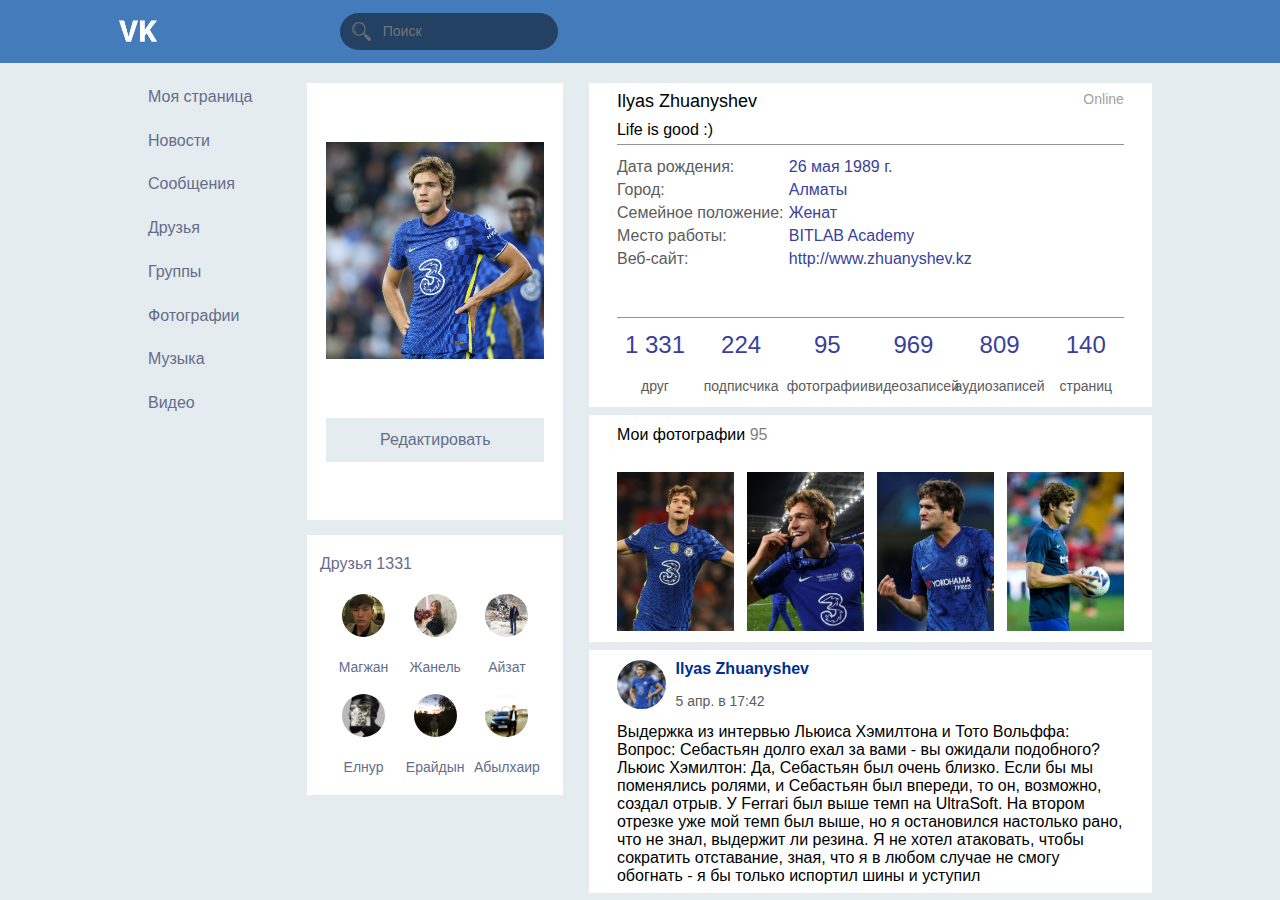
<file: SprintTask2/index.html>
<!DOCTYPE html>
<html>
<head>
	<meta charset="utf-8">
	<link rel="stylesheet" type="text/css" href="style.css">
	<title>Ilyas Zhuanyshev</title>
</head>
<body>
	<header id="profilePageHeader">
		<div>
			<img src="img/logo.png">
			<div id="searchBar">
				<img src="img/searchIcon.png">
				<input type="text" placeholder="Поиск">
			</div>
		</div>
	</header>

	<section id="profileMainSection">
		<div id="actionsTab">
			<a href="#">Моя страница</a>
			<a href="#">Новости</a>
			<a href="#">Сообщения</a>
			<a href="#">Друзья</a>
			<a href="#">Группы</a>
			<a href="#">Фотографии</a>
			<a href="#">Музыка</a>
			<a href="#">Видео</a>
		</div>
		<div id="avatarAndFriendsTab">
			<div id="avatarContainer">
				<img src="img/profilePhoto.png">
				<button>Редактировать</button>
			</div>
			<div id="friendsContainer">
				<div id="friendsTitle">
					Друзья 1331
				</div>
				<div id="friendsAvatars">
					<div>
						<img src="img/friends1.png">
						Магжан
					</div>
					<div>
						<img src="img/friends2.png">
						Жанель
					</div>
					<div>
						<img src="img/friends3.png">
						Айзат
					</div>
					<div>
						<img src="img/friends4.png">
						Елнур
					</div>
					<div>
						<img src="img/friends5.png">
						Ерайдын
					</div>
					<div>
						<img src="img/friends6.png">
						Абылхаир
					</div>
				</div>
			</div>
		</div>
		<div id="rightTab">
			<div id="infoTab">
				<div id="nameStatusDiv">
					<div id="name">
						<span style="font-size: 18px">Ilyas Zhuanyshev</span>
						<span style="font-size: 14px; color: #a1a1a1;">Online</span>
					</div>
					<div id="status">
						<span style="font-size: 16px;">Life is good :)</span>
					</div>
				</div>
				<div id="detailsDiv">
					<div>
						<div id="characteristics">
							<span>Дата рождения:</span>
							<span>Город:</span>
							<span>Семейное положение:</span>
							<span>Место работы:</span>
							<span>Веб-сайт:</span>
						</div>
						<div id="values">
							<span>26 мая 1989 г.</span>
							<span>Алматы</span>
							<span>Женат</span>
							<span>BITLAB Academy</span>
							<span>http://www.zhuanyshev.kz</span>
						</div>
					</div>
				</div>
				<div id="numbersDiv">
					<div>
						<span class="characteristicNumber">1 331</span>
						<span class="characteristicName">друг</span>
					</div>
					<div>
						<span class="characteristicNumber">224</span>
						<span class="characteristicName">подписчика</span>
					</div>
					<div>
						<span class="characteristicNumber">95</span>
						<span class="characteristicName">фотографии</span>
					</div>
					<div>
						<span class="characteristicNumber">969</span>
						<span class="characteristicName">видеозаписей</span>
					</div>
					<div>
						<span class="characteristicNumber">809</span>
						<span class="characteristicName">аудиозаписей</span>
					</div>
					<div>
						<span class="characteristicNumber">140</span>
						<span class="characteristicName">страниц</span>
					</div>
				</div>
			</div>
			<div id="photosTab">
				<div id="photosLabel">
					<span>Мои фотографии</span>
					<span style="color: #808080">95</span>
				</div>
				<div id="photoSet">
					<img src="img/1.png">
					<img src="img/2.png">
					<img src="img/3.png">
					<img src="img/4.png">
				</div>
			</div>
			<div id="postTab">
				<div id="author">
					<img src="img/profilePhoto.png">
					<div>
						<span style="font-weight: bold; color: #002e91; font-size: 16px;">Ilyas Zhuanyshev</span>
						<span style="color: #5b5b5b; font-size: 14px;">5 апр. в 17:42</span>
					</div>
				</div>
				<div id="post">
					<span>
						Выдержка из интервью Льюиса Хэмилтона и Тото Вольффа: Вопрос: Себастьян долго ехал за вами - вы
						ожидали подобного? Льюис Хэмилтон: Да, Себастьян был очень близко. Если бы мы поменялись ролями,
						и Себастьян был впереди, то он, возможно, создал отрыв. У Ferrari был выше темп на UltraSoft. На
						втором отрезке уже мой темп был выше, но я остановился настолько рано, что не знал, выдержит ли
						резина. Я не хотел атаковать, чтобы сократить отставание, зная, что я в любом случае не смогу
						обогнать - я бы только испортил шины и уступил
					</span>
				</div>
			</div>
		</div>
	</section>
</body>
</html>
</file>
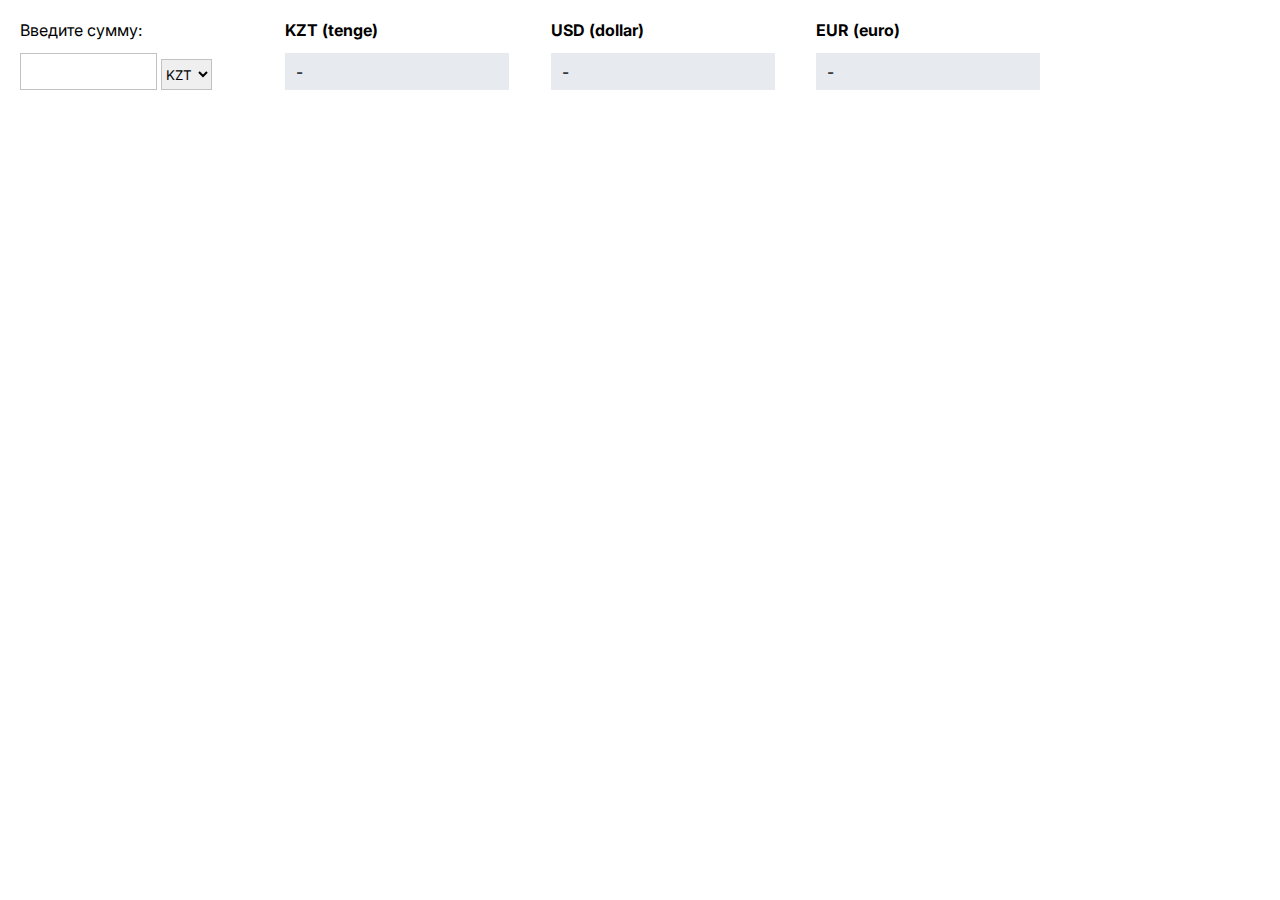
<file: SprintTask3/index.html>
<!DOCTYPE html>
<html lang="en">
<head>
    <meta charset="UTF-8">
    <title>Sprint Task 3</title>
    <link rel="stylesheet" type="text/css" href="style.css">
</head>
<body>
    <form class="mainForm">
        <div class="sendDataDiv">
            <div class="inputDiv">
                <label for="money" class="inputLabel">Введите сумму:</label>
                <input type="text" id="money">
            </div>
            <div class="selectDiv">
                <select id="currency">
                    <option>KZT</option>
                    <option>USD</option>
                    <option>EUR</option>
                </select>
            </div>
        </div>
        <div class="resultDiv">
            <label for="moneyInKZT" class="resultLabel">KZT (tenge)</label>
            <div id="moneyInKZT" class="resultBar">-</div>
        </div>
        <div class="resultDiv">
            <label for="moneyInUSD" class="resultLabel">USD (dollar)</label>
            <div id="moneyInUSD" class="resultBar">-</div>
        </div>
        <div class="resultDiv">
            <label for="moneyInEUR" class="resultLabel">EUR (euro)</label>
            <div id="moneyInEUR" class="resultBar">-</div>
        </div>
    </form>

    <script src="script.js"></script>
</body>
</html>
</file>
<file: SprintTask2/style.css>
@import url(https://db.onlinewebfonts.com/c/5795a47e252d16c82bb79fa354b224db?family=VK+Sans+Display+Regular);

* {
	margin: 0;
	padding: 0;
	font-family: "VK Sans display regular", sans-serif;
}

body {
	width: 100vw;
	height: 100vh;
	display: flex;
	flex-direction: column;
	align-items: center;
	background-color: #e4ecef;
}

/* PROFILE PAGE STYLES */

	/* HEADER STYLES */

	#profilePageHeader {
		width: 100%;
		height: 7%;
		background-color: #447bba;
		display: flex;
		justify-content: center;
		align-items: center;
	}

	#profilePageHeader > div {
		width: 85%;
		height: 100%;
		display: flex;
		align-items: center;
	}

	#profilePageHeader > div > img {
		height: 70%;
		margin-left: 20px;
	}

	#searchBar {
		width: 20%;
		height: 60%;
		margin-left: 180px;
		background-color: #234162;
		border-radius: 20px;
		display: flex;
		align-items: center;
	}

	#searchBar img {
		margin-left: 10px;
		height: 60%;
	}

	#searchBar input {
		margin-left: 10px;
		background-color: transparent;
		border: none;
		font-size: 14px;
		outline: none;
		caret-color: white;
		color: #ffffff;
	}

	:focus::-webkit-input-placeholder {
		color: transparent
	}

	:focus::-moz-placeholder {
		color: transparent
	}

	:focus:-moz-placeholder {
		color: transparent
	}

	:focus:-ms-input-placeholder {
		color: transparent
	}

	/* MAIN SECTION STYLES */

	#profileMainSection {
		width: 80%;
		height: 90%;
		margin-top: 20px;
		display: flex;
		justify-content: space-between;
	}

	#actionsTab {
		width: 15%;
		height: 40%;
		display: flex;
		flex-direction: column;
		justify-content: space-between;
		padding-top: 5px;
	}

	#actionsTab a {
		margin-left: 20px;
		color: #656d8a;
		text-decoration: none;
	}

	#actionsTab a:hover {
		color: #414759;
	}

	#avatarAndFriendsTab {
		width: 25%;
		height: 100%;
	}

	#avatarContainer {
		width: 100%;
		height: 54%;
		background-color: white;
		display: flex;
		flex-direction: column;
		align-items: center;
		justify-content: space-evenly;
	}

	#avatarContainer img {
		width: 85%;
	}

	#avatarContainer button {
		width: 85%;
		height: 10%;
		font-size: 16px;
		border: none;
		background-color: #e4ecef;
		color: #656d8a;
	}

	#avatarContainer button:hover {
		background-color: #c8ccd2;
		color: #7882a6;
		cursor: pointer;
	}

	#friendsContainer {
		width: 100%;
		height: 32%;
		background-color: white;
		margin-top: 15px;
		display: flex;
		flex-direction: column;
		justify-content: center;
		align-items: center;
	}

	#friendsTitle {
		width: 90%;
		height: 15%;
		color: #656d8a;
		font-size: 16px;
	}

	#friendsAvatars {
		width: 80%;
		height: 70%;
		display: flex;
		flex-wrap: wrap;
		justify-content: space-between;
		align-content: space-between;
	}

	#friendsAvatars > div {
		width: 30%;
		height: 45%;
		display: flex;
		flex-direction: column;
		justify-content: space-between;
		align-items: center;
		color: #656d8a;
		font-size: 14px;
	}

	#friendsAvatars img {
		border-radius: 50%;
		width: 70%;
	}

	#rightTab {
		width: 55%;
		height: 100%;
		display: flex;
		flex-direction: column;
		justify-content: space-between;
	}

	#infoTab {
		width: 100%;
		height: 40%;
		background-color: white;
		display: flex;
		flex-direction: column;
		justify-content: space-between;
		align-items: center;
	}

	#photosTab {
		width: 100%;
		height: 28%;
		background-color: white;
	}

	#postTab {
		width: 100%;
		height: 30%;
		background-color: white;
		display: flex;
		flex-direction: column;
		justify-content: space-between;
		align-items: center;
	}

	#nameStatusDiv {
		width: 100%;
		height: 22%;
		display: flex;
		flex-direction: column;
		justify-content: space-evenly;
		align-items: center;
	}

	#name {
		display: flex;
		justify-content: space-between;
		width: 90%;
	}

	#status {
		width: 90%;
		padding-bottom: 5px;
		border-bottom: 1px solid #939393;
	}

	#detailsDiv {
		width: 90%;
		height: 50%;
		padding-bottom: 5px;
		border-bottom: 1px solid #939393;
	}

	#detailsDiv > div {
		width: 70%;
		height: 100%;
		background-color: #ffffff;
		display: flex;
		justify-content: space-between;
	}

	#characteristics {
		display: flex;
		flex-direction: column;
		color: #5b5b5b;
	}

	#values {
		display: flex;
		flex-direction: column;
		color: #3a3f9b;
	}

	#characteristics span {
		margin-top: 5px;
	}

	#values span {
		margin-top: 5px;
	}

	#numbersDiv {
		width: 90%;
		height: 28%;
		display: flex;
		justify-content: space-between;
		align-items: center;
	}

	#numbersDiv > div {
		width: 15%;
		height: 90%;
		display: flex;
		flex-direction: column;
		justify-content: space-around;
		align-items: center;
	}

	.characteristicName {
		font-size: 14px;
		color: #5b5b5b;
	}

	.characteristicNumber {
		font-size: 24px;
		color: #3a3f9b;
	}

	#photosTab {
		display: flex;
		flex-direction: column;
		align-items: center;
		justify-content: space-evenly;
	}

	#photosLabel {
		width: 90%;
		height: 15%;
	}

	#photoSet {
		width: 90%;
		height: 70%;
		display: flex;
		justify-content: space-between;
	}

	#photoSet img {
		width: 23%;
		object-fit: cover;
	}

	#author {
		width: 90%;
		height: 20%;
		margin-top: 10px;
		display: flex;
	}

	#author img {
		border-radius: 50%;
		height: 100%;
	}

	#author > div {
		margin-left: 10px;
		display: flex;
		flex-direction: column;
		justify-content: space-between;
	}

	#post {
		width: 90%;
		height: 70%;
	}
</file>
<file: SprintTask3/style.css>
@import url('https://fonts.googleapis.com/css2?family=Inter&display=swap');

* {
    font-family: Inter, sans-serif;
    margin: 0;
    padding: 0;
}

body {
    width: 100vw;
    height: 100vh;
    padding: 20px 0 0 20px;
    box-sizing: border-box;
}

.mainForm {
    width: 80%;
    height: 8%;
    display: flex;
    justify-content: space-between;
}

.sendDataDiv {
    width: 21%;
    padding-right: 20px;
    box-sizing: border-box;
    height: 100%;
    display: flex;
    justify-content: space-between;
}

.inputDiv {
    width: 65%;
    height: 100%;
    display: flex;
    flex-direction: column;
    justify-content: space-between;
}

#money {
    width: 100%;
    height: 50%;
    outline: none;
    border: 1px solid #c2c2c2;
    padding-left: 10px;
}

.selectDiv {
    display: flex;
    align-items: flex-end;
}

select {
    width: 100%;
    height: 45%;
    outline: none;
    border: 1px solid #c2c2c2;
}

.resultDiv {
    width: 21%;
    height: 100%;
    display: flex;
    flex-direction: column;
    justify-content: space-between;
}

.resultLabel {
    font-weight: bold;
}

.resultBar {
    width: 100%;
    height: 50%;
    background-color: #E7EAEF;
    border: 1px solid rgba(231, 234, 239, 0.56);
    padding-left: 10px;
    display: flex;
    align-items: center;
}
</file>
